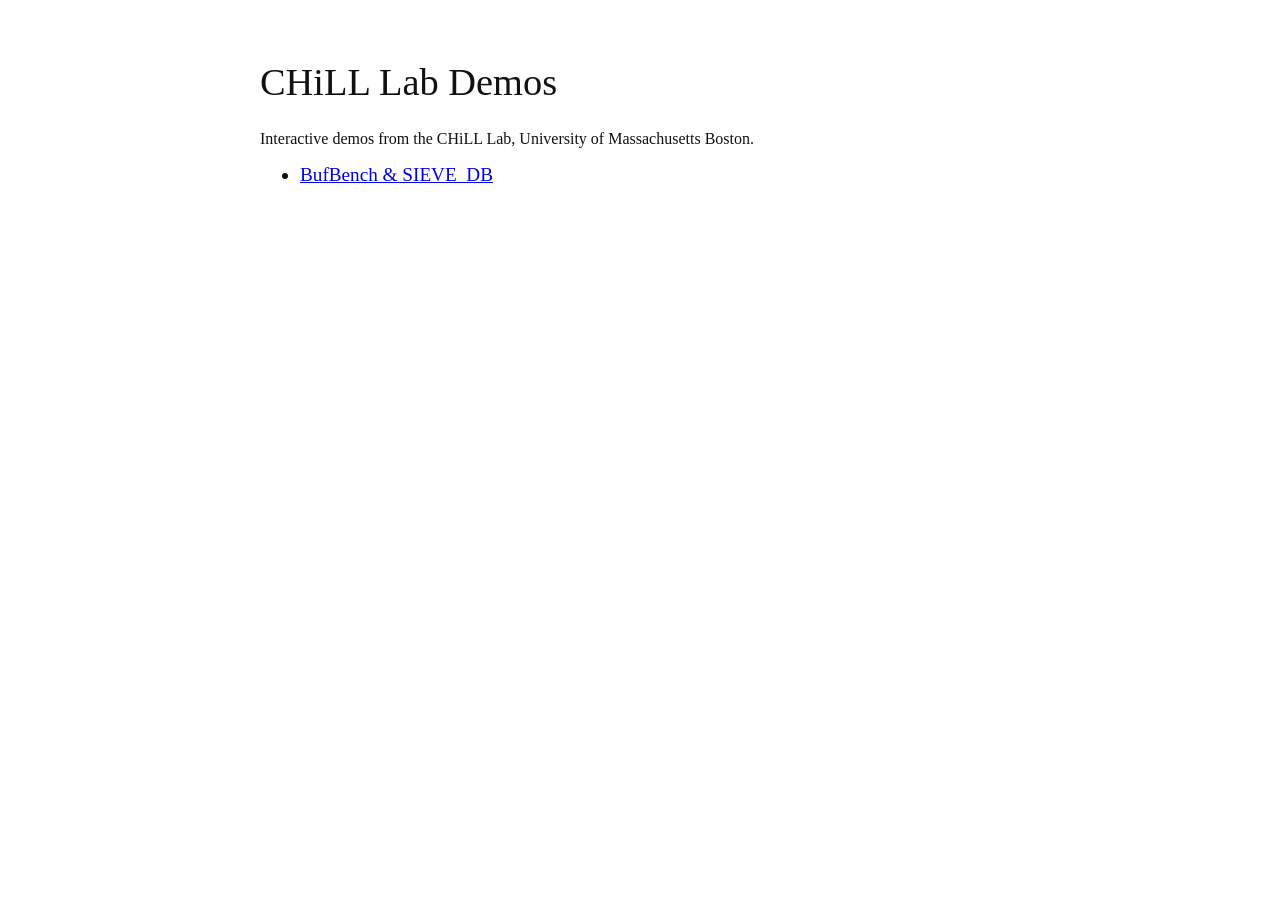
<file: index.html>
<!doctype html>
<html lang="en">
<head>
  <meta charset="utf-8">
  <meta name="viewport" content="width=device-width, initial-scale=1">
  <title>CHiLL Lab Demos</title>
  <style>
    body { font-family: Georgia, serif; max-width: 760px; margin: 60px auto; padding: 0 20px; color: #111; }
    h1 { font-weight: normal; font-size: 2.4rem; }
    li { font-size: 1.2rem; margin: 8px 0; }
  </style>
</head>
<body>
  <h1>CHiLL Lab Demos</h1>
  <p>Interactive demos from the CHiLL Lab, University of Massachusetts Boston.</p>
  <ul>
    <li><a href="BufBench-SIEVE_DB/">BufBench &amp; SIEVE_DB</a></li>
  </ul>
</body>
</html>
</file>
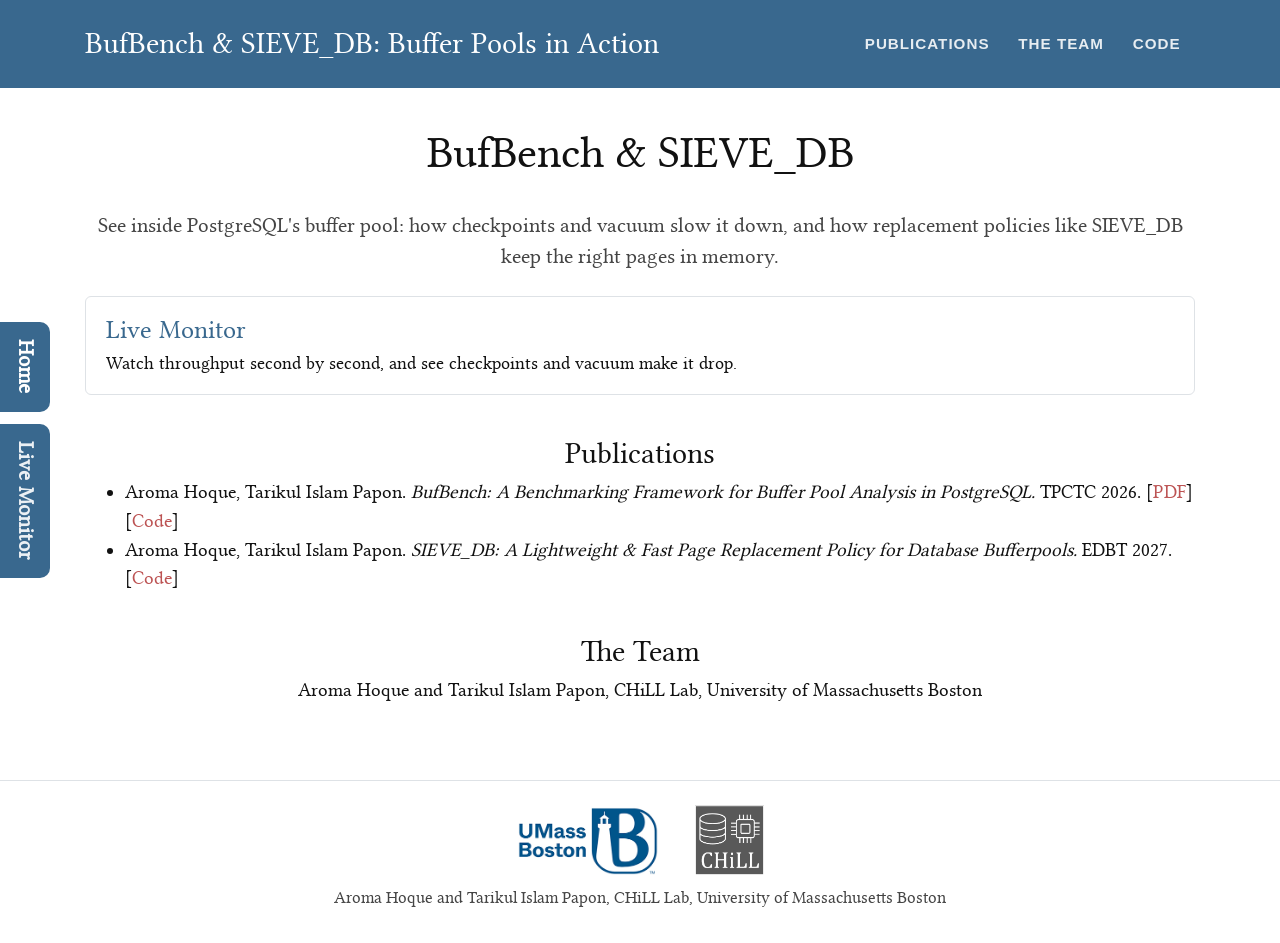
<file: BufBench-SIEVE_DB/index.html>
<!doctype html>
<html lang="en">
<head>
  <meta charset="utf-8">
  <meta name="viewport" content="width=device-width, initial-scale=1">
  <title>BufBench &amp; SIEVE_DB</title>
  <link rel="stylesheet" href="css/bootstrap.min.css">
  <link rel="stylesheet" href="css/style.css">
</head>
<body>
  <section>
    <div class="container">
      <h2 class="section-title">BufBench &amp; SIEVE_DB</h2>
      <p class="lead text-center">
        See inside PostgreSQL's buffer pool: how checkpoints and vacuum slow it down,
        and how replacement policies like SIEVE_DB keep the right pages in memory.
      </p>

      <div class="cards">
        <a class="card-link" href="monitor.html"><h2>Live Monitor</h2><p>Watch throughput second by second, and see checkpoints and vacuum make it drop.</p></a>
      </div>

      <h3 class="sub-title" id="publications">Publications</h3>
      <ul style="font-size:1.2rem">
        <li>Aroma Hoque, Tarikul Islam Papon. <i>BufBench: A Benchmarking Framework for Buffer Pool Analysis in PostgreSQL.</i> TPCTC 2026.
          [<a href="https://aroma058.github.io/TPCTC26_paper_bufbench.pdf">PDF</a>]
          [<a href="https://github.com/chill-umb/BufBench">Code</a>]</li>
        <li>Aroma Hoque, Tarikul Islam Papon. <i>SIEVE_DB: A Lightweight &amp; Fast Page Replacement Policy for Database Bufferpools.</i> EDBT 2027.
          [<a href="https://github.com/chill-umb/SIEVE_DB">Code</a>]</li>
      </ul>

      <h3 class="sub-title" id="team">The Team</h3>
      <p class="text-center">Aroma Hoque and Tarikul Islam Papon, CHiLL Lab, University of Massachusetts Boston</p>
    </div>
  </section>

  <!-- Adds the blue top bar, the side tab and the footer with logos -->
  <script type="module" src="js/nav.js"></script>
</body>
</html>
</file>
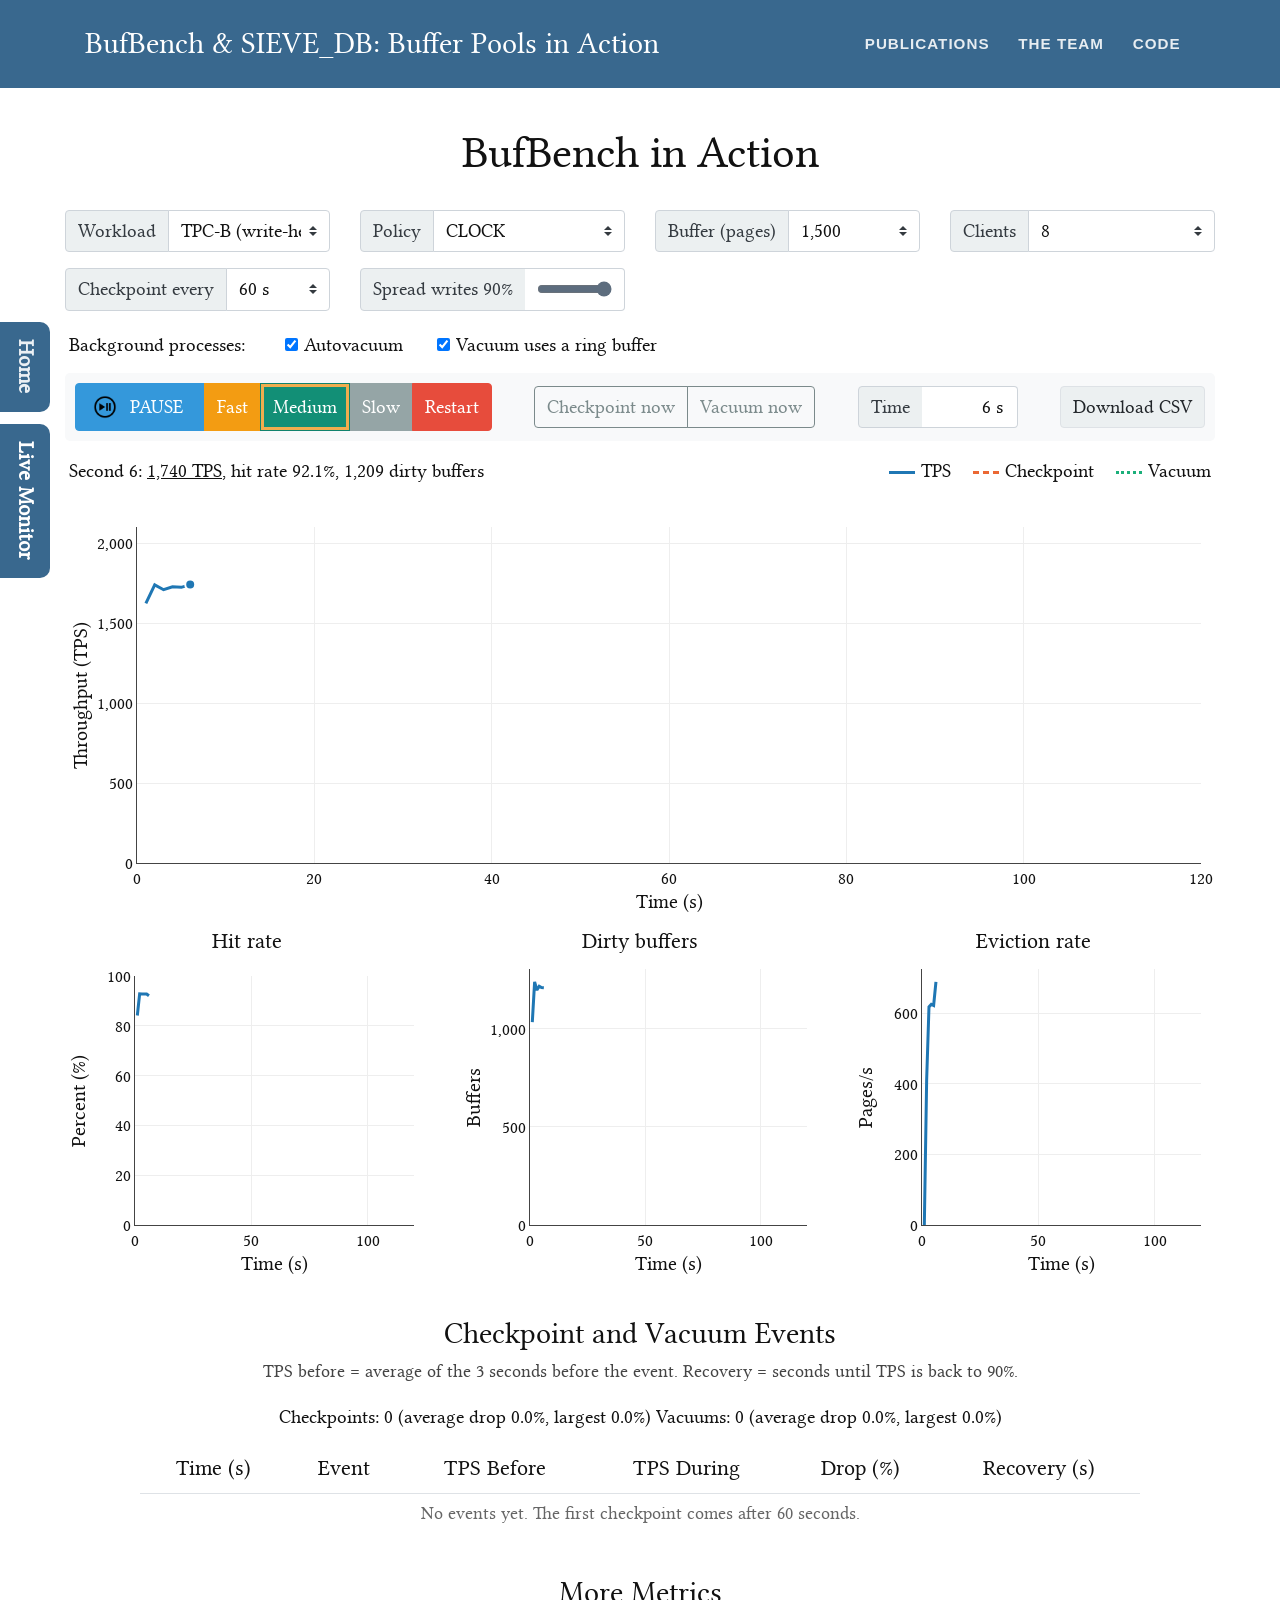
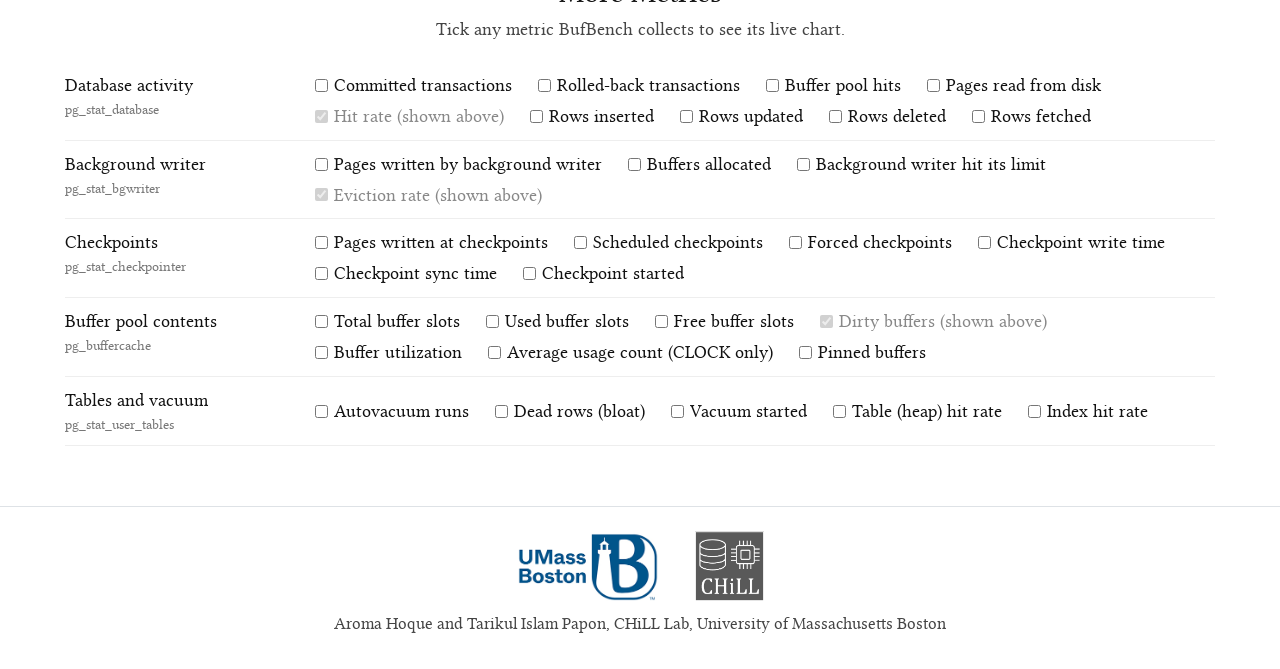
<file: BufBench-SIEVE_DB/monitor.html>
<!doctype html>
<html lang="en">
<head>
  <meta charset="utf-8">
  <meta name="viewport" content="width=device-width, initial-scale=1">
  <title>Live Monitor - BufBench &amp; SIEVE_DB</title>
  <link rel="stylesheet" href="css/bootstrap.min.css">
  <link rel="stylesheet" href="css/style.css">
  <script src="https://cdn.plot.ly/plotly-2.35.2.min.js"></script>
</head>
<body>
  <section>
    <div class="container-fluid" style="max-width: 1500px">
      <h2 class="section-title">BufBench in Action</h2>

      <!-- Settings (like ReStore's input rows) -->
      <div class="row">
        <div class="col-lg-3 col-md-6">
          <div class="input-group mb-3">
            <div class="input-group-prepend"><span class="input-group-text">Workload</span></div>
            <select class="custom-select" id="workload"></select>
          </div>
        </div>
        <div class="col-lg-3 col-md-6">
          <div class="input-group mb-3">
            <div class="input-group-prepend"><span class="input-group-text">Policy</span></div>
            <select class="custom-select" id="policy"></select>
          </div>
        </div>
        <div class="col-lg-3 col-md-6">
          <div class="input-group mb-3">
            <div class="input-group-prepend"><span class="input-group-text">Buffer (pages)</span></div>
            <select class="custom-select" id="buffer">
              <option value="500">500</option><option value="1000">1,000</option>
              <option value="1500" selected>1,500</option><option value="3000">3,000</option>
            </select>
          </div>
        </div>
        <div class="col-lg-3 col-md-6">
          <div class="input-group mb-3">
            <div class="input-group-prepend"><span class="input-group-text">Clients</span></div>
            <select class="custom-select" id="clients"><option>4</option><option selected>8</option><option>16</option></select>
          </div>
        </div>
      </div>

      <div class="row">
        <div class="col-lg-3 col-md-6">
          <div class="input-group mb-3">
            <div class="input-group-prepend"><span class="input-group-text">Checkpoint every</span></div>
            <select class="custom-select" id="ckptTimeout"><option value="30">30 s</option><option value="60" selected>60 s</option><option value="120">120 s</option></select>
          </div>
        </div>
        <div class="col-lg-3 col-md-6">
          <div class="input-group nowrap mb-3">
            <div class="input-group-prepend"><span class="input-group-text" title="checkpoint_completion_target: lower means bursty checkpoints and bigger drops">Spread writes <span id="target-value">&nbsp;90%</span></span></div>
            <div class="range-box"><input type="range" id="target" min="0.1" max="0.9" step="0.1" value="0.9" aria-label="Spread checkpoint writes"></div>
          </div>
        </div>
        <div class="col-lg-3 col-md-6" id="A-box" hidden>
          <div class="input-group mb-3">
            <div class="input-group-prepend"><span class="input-group-text">Protection age A</span></div>
            <select class="custom-select" id="A"><option>1</option><option selected>2</option><option>3</option><option>4</option><option>5</option></select>
          </div>
        </div>
        <div class="col-lg-3 col-md-6" id="scan-box" hidden>
          <div class="input-group mb-3">
            <div class="input-group-prepend"><span class="input-group-text">Scans (%)</span></div>
            <select class="custom-select" id="scanPct"><option value="1">1</option><option value="2" selected>2</option><option value="5">5</option><option value="10">10</option></select>
          </div>
        </div>
      </div>

      <div class="options-line">
        <span class="title">Background processes:</span>
        <label><input type="checkbox" id="autovacuum" checked> Autovacuum</label>
        <label><input type="checkbox" id="ring" checked> Vacuum uses a ring buffer</label>
      </div>

      <!-- Control panel (like ReStore's PLAY / Fast / Medium / Slow bar) -->
      <div id="control-panel-wrapper">
        <div class="btn-group" role="group" aria-label="Playback">
          <button id="play-button" type="button" class="btn btn-info"><img src="img/play_pause.png" alt=""><span id="play-text">PAUSE</span></button>
          <button type="button" class="btn btn-warning" data-speed="10">Fast</button>
          <button type="button" class="btn btn-success active" data-speed="4">Medium</button>
          <button type="button" class="btn btn-secondary" data-speed="1">Slow</button>
          <button id="reset" type="button" class="btn btn-danger">Restart</button>
        </div>
        <div class="btn-group" role="group" aria-label="Background events">
          <button id="ckpt-now" type="button" class="btn btn-outline-dark">Checkpoint now</button>
          <button id="vac-now" type="button" class="btn btn-outline-dark">Vacuum now</button>
        </div>
        <div class="input-group time-box" style="width:auto">
          <div class="input-group-prepend"><span class="input-group-text">Time</span></div>
          <span class="value" id="time">0 s</span>
        </div>
        <button id="download" type="button" class="btn btn-light border">Download CSV</button>
      </div>

      <div class="status-line">
        <span class="now" id="now-line">Starting…</span>
        <span class="key">
          <span><i class="k-tps"></i>TPS</span>
          <span><i class="k-ckpt"></i>Checkpoint</span>
          <span><i class="k-vac"></i>Vacuum</span>
        </span>
      </div>

      <!-- TPS over the last 2 minutes -->
      <div id="chart-tps"></div>

      <!-- Three buffer pool metrics in one row -->
      <div class="row" id="key-charts"></div>

      <!-- Events (like BufBench's interference report) -->
      <h3 class="sub-title">Checkpoint and Vacuum Events</h3>
      <p class="sub-note">TPS before = average of the 3 seconds before the event. Recovery = seconds until TPS is back to 90%.</p>
      <p class="summary-line" id="events-summary"></p>
      <div class="table-scroll">
        <table class="metrics-table">
          <thead><tr><th>Time (s)</th><th>Event</th><th>TPS Before</th><th>TPS During</th><th>Drop (%)</th><th>Recovery (s)</th></tr></thead>
          <tbody id="events-body"></tbody>
        </table>
      </div>

      <!-- Pick any of the 34 metrics -->
      <h3 class="sub-title">More Metrics</h3>
      <p class="sub-note">Tick any metric BufBench collects to see its live chart.</p>
      <div id="picker"></div>
      <div class="row" id="picked-charts"></div>
    </div>
  </section>

  <script type="module" src="js/nav.js"></script>
  <script type="module" src="js/monitor.js"></script>
</body>
</html>
</file>
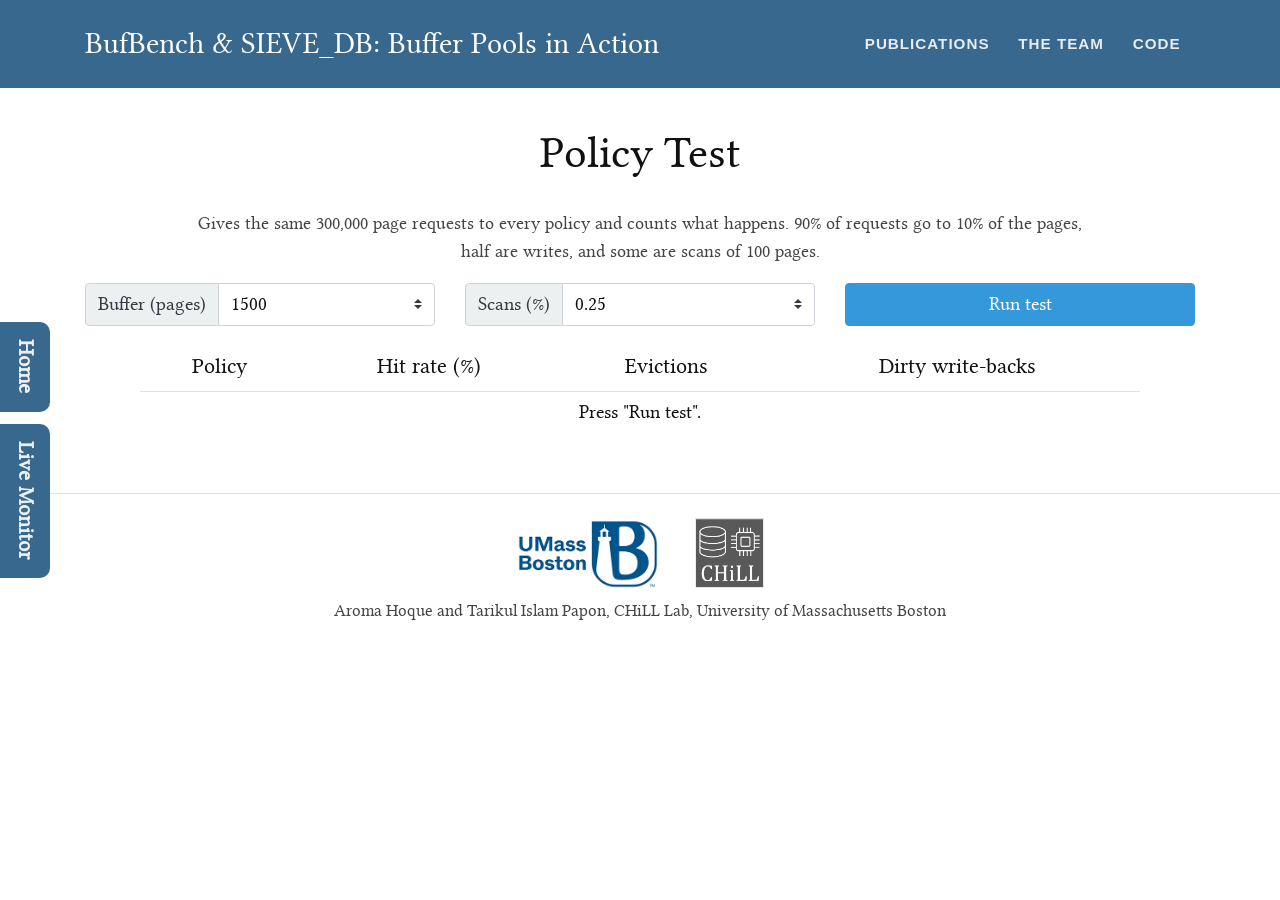
<file: BufBench-SIEVE_DB/test-policies.html>
<!doctype html>
<html lang="en">
<head>
  <meta charset="utf-8">
  <meta name="viewport" content="width=device-width, initial-scale=1">
  <title>Policy test - BufBench &amp; SIEVE_DB</title>
  <link rel="stylesheet" href="css/bootstrap.min.css">
  <link rel="stylesheet" href="css/style.css">
</head>
<body>
  <section>
    <div class="container">
      <h2 class="section-title">Policy Test</h2>
      <p class="sub-note">
        Gives the same 300,000 page requests to every policy and counts what happens.
        90% of requests go to 10% of the pages, half are writes, and some are scans of 100 pages.
      </p>

      <div class="row">
        <div class="col-md-4">
          <div class="input-group mb-3">
            <div class="input-group-prepend"><span class="input-group-text">Buffer (pages)</span></div>
            <select class="custom-select" id="buffer">
              <option>500</option><option selected>1500</option><option>3000</option>
            </select>
          </div>
        </div>
        <div class="col-md-4">
          <div class="input-group mb-3">
            <div class="input-group-prepend"><span class="input-group-text">Scans (%)</span></div>
            <select class="custom-select" id="scans">
              <option>0</option><option selected>0.25</option><option>1</option>
            </select>
          </div>
        </div>
        <div class="col-md-4">
          <button id="run" class="btn btn-info btn-block" style="font-size:1.18rem">Run test</button>
        </div>
      </div>

      <table class="metrics-table">
        <thead><tr><th>Policy</th><th>Hit rate (%)</th><th>Evictions</th><th>Dirty write-backs</th></tr></thead>
        <tbody id="results"><tr><td colspan="4">Press "Run test".</td></tr></tbody>
      </table>
    </div>
  </section>

  <script type="module" src="js/nav.js"></script>
  <script type="module">
    import { POLICY_CLASSES, makePolicy } from "./js/policies/index.js";

    // A simple random number generator with a seed, so every run gives the same requests
    function makeRandom(seed) {
      let s = seed;
      return () => (s = (s * 1664525 + 1013904223) >>> 0) / 4294967296;
    }

    // Make the list of requests: [pageId, isWrite]
    function makeRequests(scanPct) {
      const rnd = makeRandom(42), pages = 20000, requests = [];
      while (requests.length < 300000) {
        if (rnd() < scanPct / 100) {                       // a scan: 100 pages in a row
          const start = Math.floor(rnd() * (pages - 100));
          for (let k = 0; k < 100; k++) requests.push([start + k, false]);
        } else {                                           // one page, 90% go to the hot 10%
          const page = rnd() < 0.9
            ? Math.floor(rnd() * pages * 0.1)
            : Math.floor(pages * 0.1 + rnd() * pages * 0.9);
          requests.push([page, rnd() < 0.5]);
        }
      }
      return requests;
    }

    document.getElementById("run").addEventListener("click", () => {
      const buffer = +document.getElementById("buffer").value;
      const requests = makeRequests(+document.getElementById("scans").value);
      let html = "";
      for (const key of Object.keys(POLICY_CLASSES)) {
        const p = makePolicy(key, buffer);
        let hits = 0, evictions = 0, writeBacks = 0;
        for (const [page, isWrite] of requests) {
          const r = p.access(page, isWrite);
          if (r.hit) hits++;
          if (r.evicted !== null) evictions++;
          if (r.wroteBack) writeBacks++;
        }
        html += `<tr><td>${p.name}</td><td>${(100 * hits / requests.length).toFixed(2)}</td>
                 <td>${evictions.toLocaleString()}</td><td>${writeBacks.toLocaleString()}</td></tr>`;
      }
      document.getElementById("results").innerHTML = html;
    });
  </script>
</body>
</html>
</file>
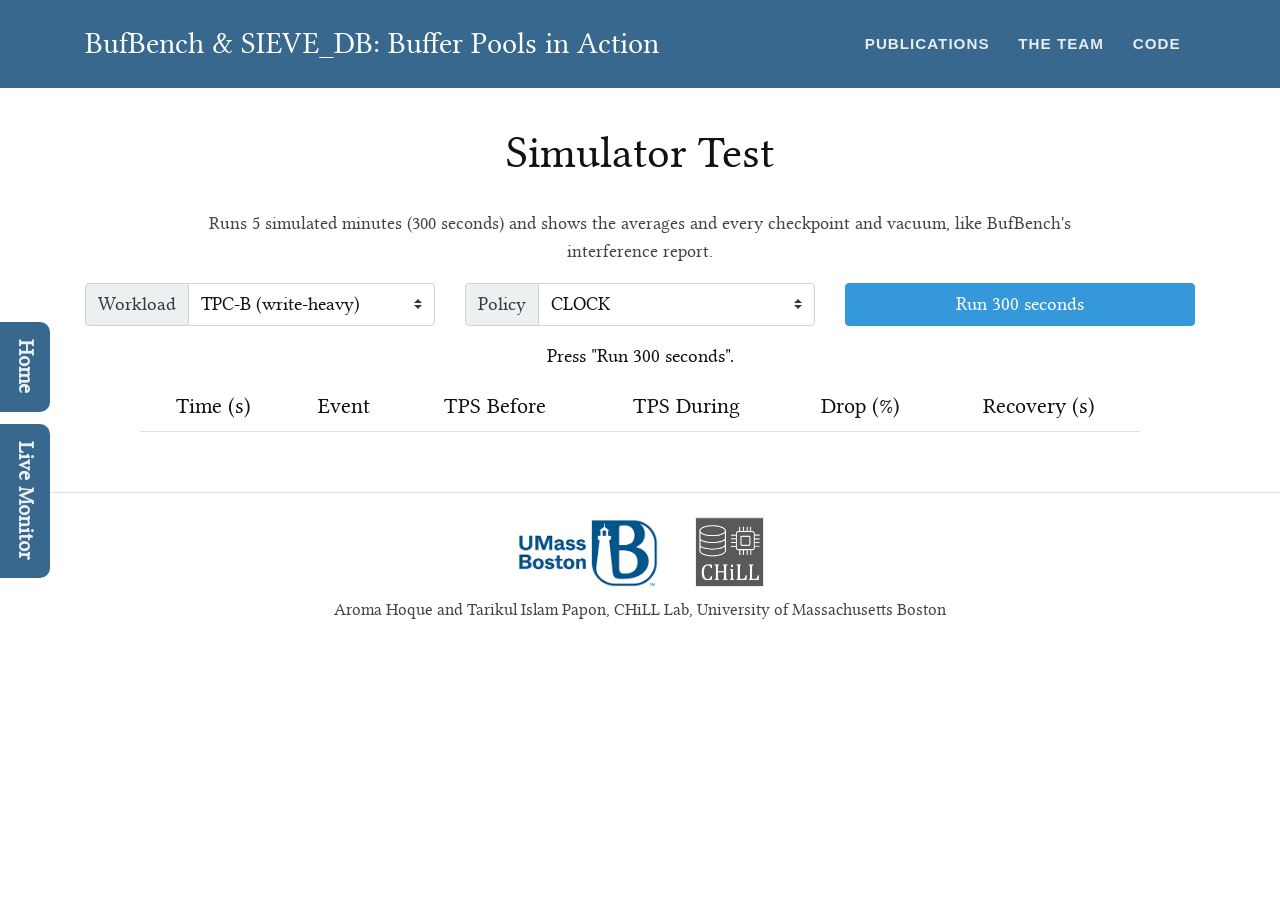
<file: BufBench-SIEVE_DB/test-simulator.html>
<!doctype html>
<html lang="en">
<head>
  <meta charset="utf-8">
  <meta name="viewport" content="width=device-width, initial-scale=1">
  <title>Simulator test - BufBench &amp; SIEVE_DB</title>
  <link rel="stylesheet" href="css/bootstrap.min.css">
  <link rel="stylesheet" href="css/style.css">
</head>
<body>
  <section>
    <div class="container">
      <h2 class="section-title">Simulator Test</h2>
      <p class="sub-note">
        Runs 5 simulated minutes (300 seconds) and shows the averages and every checkpoint and vacuum,
        like BufBench's interference report.
      </p>

      <div class="row">
        <div class="col-md-4">
          <div class="input-group mb-3">
            <div class="input-group-prepend"><span class="input-group-text">Workload</span></div>
            <select class="custom-select" id="workload"></select>
          </div>
        </div>
        <div class="col-md-4">
          <div class="input-group mb-3">
            <div class="input-group-prepend"><span class="input-group-text">Policy</span></div>
            <select class="custom-select" id="policy">
              <option value="clock">CLOCK</option><option value="lru">LRU</option>
              <option value="cflru">CFLRU</option><option value="lruwsr">LRU-WSR</option>
              <option value="sieve">SIEVE</option><option value="sieve_db">SIEVE_DB</option>
            </select>
          </div>
        </div>
        <div class="col-md-4">
          <button id="run" class="btn btn-info btn-block" style="font-size:1.18rem">Run 300 seconds</button>
        </div>
      </div>

      <p class="summary-line" id="summary">Press "Run 300 seconds".</p>

      <table class="metrics-table">
        <thead><tr><th>Time (s)</th><th>Event</th><th>TPS Before</th><th>TPS During</th><th>Drop (%)</th><th>Recovery (s)</th></tr></thead>
        <tbody id="events"></tbody>
      </table>
    </div>
  </section>

  <script type="module" src="js/nav.js"></script>
  <script type="module">
    import { Simulator } from "./js/simulator.js";
    import { InterferenceAnalyzer } from "./js/interference.js";
    import { WORKLOADS } from "./js/workload.js";
    import { METRICS } from "./js/metrics.js";

    const $ = (id) => document.getElementById(id);
    $("workload").innerHTML = Object.entries(WORKLOADS)
      .map(([key, w]) => `<option value="${key}">${w.label}</option>`).join("");

    $("run").addEventListener("click", () => {
      const sim = new Simulator({ workload: $("workload").value, policy: $("policy").value });
      const analyzer = new InterferenceAnalyzer();
      const rows = [];
      for (let i = 0; i < 300; i++) {
        const row = sim.tick();          // one simulated second
        rows.push(row);
        analyzer.add(row);
      }

      // Check: every row must have all 34 BufBench metrics
      const missing = METRICS.map((m) => m.name).filter((n) => !(n in rows[0]));

      const after = rows.slice(30);      // skip the first 30 s while the buffer fills up
      const avg = (name) => after.reduce((sum, r) => sum + r[name], 0) / after.length;
      const last = rows[rows.length - 1];
      $("summary").innerHTML =
        `Average TPS: <b>${Math.round(avg("tps")).toLocaleString()}</b> &nbsp; ` +
        `Hit rate: <b>${avg("hit_rate_pct").toFixed(1)}%</b> &nbsp; ` +
        `Checkpoints: <b>${last.num_timed + last.num_requested}</b> &nbsp; ` +
        `Vacuums: <b>${last.autovacuum_count}</b> &nbsp; ` +
        `Metrics per row: <b>${Object.keys(last).length}</b>` +
        (missing.length ? ` &nbsp; <span style="color:red">Missing: ${missing.join(", ")}</span>` : "");

      $("events").innerHTML = analyzer.events.map((e) => `
        <tr><td>${e.time}</td><td>${e.type === "checkpoint" ? "Checkpoint" : "Vacuum"}</td>
        <td>${Math.round(e.before).toLocaleString()}</td><td>${e.during.toLocaleString()}</td>
        <td>${e.drop.toFixed(1)}</td><td>${e.recovery ?? "…"}</td></tr>`).join("");
    });
  </script>
</body>
</html>
</file>
<file: BufBench-SIEVE_DB/css/style.css>
/* Styles for the BufBench-SIEVE_DB demo.
   Same look as the ACE and ReStore demos (BU-DiSC/disc-projects.bu.edu):
   Bootstrap 4, the Linux Libertine font, a blue top bar and blue side tabs. */

@font-face {
  font-family: 'Linux Libertine';
  src: url('LinLibertine_R.ttf') format('truetype');
  font-weight: normal;
  font-style: normal;
}

:root {
  --blue: #39688e;            /* top bar and side tabs (same as ReStore) */
  --series-tps: #1f77b4;      /* TPS line */
  --event-checkpoint: #eb6834;/* checkpoint lines (orange) */
  --event-vacuum: #1baf7a;    /* vacuum lines (aqua) */
}

[hidden] { display: none !important; }
body { font-family: 'Linux Libertine', serif; color: #111; background: #fff; padding-top: 86px; }
p { font-size: 1.2rem; }
a:hover { text-decoration: none; }

/* ---- Top bar ---- */
.navbar { background-color: var(--blue) !important; }
.navbar-brand { font-size: 1.9rem; color: #fff !important; white-space: normal; }
.navbar .nav-link { color: rgba(255, 255, 255, .88) !important; letter-spacing: 1px; text-transform: uppercase;
  font-family: Montserrat, "Helvetica Neue", Helvetica, Arial, sans-serif; font-weight: 700; font-size: .95rem; padding: .5rem .9rem !important; }
.navbar .nav-link:hover { color: #fff !important; }
.navbar .navbar-nav { flex-direction: row; flex-wrap: wrap; }

/* ---- Side tabs (Home / Background / Live Monitor) ---- */
#left-sidebar { position: fixed; left: 0; top: 50%; transform: translateY(-50%); z-index: 1020;
  display: flex; flex-direction: column; gap: 12px; }
#left-sidebar a { display: block; background: var(--blue); color: rgba(255, 255, 255, .9); writing-mode: vertical-rl;
  text-align: center; font-size: 1.4rem; font-weight: bold; padding: 18px 8px; border-radius: 0 10px 10px 0; text-decoration: none; }
#left-sidebar a:hover, #left-sidebar a.active { color: #fff; background: #39688e; }
@media (max-width: 991px) { #left-sidebar { display: none; } }

/* ---- Page sections ---- */
section { padding: 30px 50px; }
@media (max-width: 767px) { section { padding: 24px 12px; } body { padding-top: 120px; } }
.section-title { font-size: 3em; text-align: center; margin: 10px 0 30px; }
.section-title a { color: #111; }
.sub-title { font-size: 1.9rem; text-align: center; margin: 40px 0 6px; }
.sub-note { text-align: center; color: #444; font-size: 1.15rem; max-width: 900px; margin: 0 auto 18px; }
.lead { font-size: 1.3rem; color: #444; }

/* ---- Inputs, like ReStore ---- */
.input-group-text { font-weight: 400; color: #343a40; background-color: #ecf0f1; font-size: 1.18rem; }
.form-control, .custom-select { font-family: 'Linux Libertine', serif; font-size: 1.18rem; color: #111; height: auto; }
.input-group > .form-control:focus, .custom-select:focus { box-shadow: 0 0 0 .1rem rgba(44, 62, 80, .25); }
.input-group.nowrap { flex-wrap: nowrap; }
.input-group .range-box { flex: 1 1 auto; min-width: 0; display: flex; align-items: center; border: 1px solid #ced4da; border-left: 0;
  padding: 0 12px; background: #fff; border-radius: 0 .25rem .25rem 0; }
.input-group .range-box input { width: 100%; accent-color: #5D6D7E; }
.options-line { display: flex; flex-wrap: wrap; align-items: center; gap: 6px 34px; font-size: 1.18rem; margin: 4px 0 14px 4px; }
.options-line label { margin: 0; display: inline-flex; align-items: center; gap: 6px; cursor: pointer; }
.options-line .title { margin-right: 6px; }

/* ---- Control panel, like ReStore ---- */
#control-panel-wrapper { display: flex; flex-wrap: wrap; gap: 10px 16px; align-items: center; justify-content: space-between;
  background: #f8f9fa; border-radius: 5px; padding: 10px; margin: 6px 0 16px; font-size: 1.18rem; }
#control-panel-wrapper .btn { font-family: 'Linux Libertine', serif; font-size: 1.18rem; }
#play-button { display: inline-flex; align-items: center; gap: 8px; min-width: 130px; }
#play-button img { width: 34px; height: 34px; }
.btn-group .btn.active { box-shadow: inset 0 0 0 3px #f0ad4e !important; }
.time-box .value { background: #fff; border: 1px solid #ced4da; border-left: 0; padding: 6px 14px; min-width: 96px; text-align: right;
  font-variant-numeric: tabular-nums; border-radius: 0 .25rem .25rem 0; }

/* Line under the control panel: current values and the key */
.status-line { display: flex; flex-wrap: wrap; justify-content: space-between; gap: 8px 24px; font-size: 1.18rem; margin: 0 4px 8px; }
.status-line .now span { text-decoration: underline; }
.key { display: flex; flex-wrap: wrap; gap: 6px 22px; }
.key i { display: inline-block; width: 26px; vertical-align: middle; margin-right: 6px; border-top: 3px solid; }
.key .k-tps { border-color: var(--series-tps); }
.key .k-ckpt { border-top-style: dashed; border-color: var(--event-checkpoint); }
.key .k-vac { border-top-style: dotted; border-color: var(--event-vacuum); }

/* ---- Charts ---- */
#chart-tps { height: 420px; }
.plot { height: 320px; }
.chart-col { min-width: 0; margin-top: 16px; }
.chart-title { text-align: center; font-size: 1.35rem; margin: 0; }

/* ---- Events table, like ReStore's "Performance Metrics" table ---- */
.metrics-table { width: 100%; max-width: 1000px; margin: 0 auto; font-size: 1.2rem; text-align: center; }
.metrics-table th { font-size: 1.4rem; font-weight: 400; padding: 8px 12px; border-bottom: 1px solid #dee2e6;
  position: sticky; top: 0; background: #fff; }
.metrics-table td { padding: 6px 12px; font-variant-numeric: tabular-nums; }
.metrics-table tbody tr:nth-child(even) { background: #f8f9fa; }
.table-scroll { max-height: 340px; overflow-y: auto; }
.mark { display: inline-block; width: 22px; vertical-align: middle; margin-right: 8px; border-top: 3px dashed var(--event-checkpoint); }
.mark.vac { border-top-style: dotted; border-color: var(--event-vacuum); }
.summary-line { text-align: center; font-size: 1.18rem; margin-bottom: 12px; }

/* ---- Metric picker ---- */
#picker { max-width: 1200px; margin: 0 auto; }
.picker-group { display: grid; grid-template-columns: 230px minmax(0, 1fr); gap: 4px 20px; font-size: 1.12rem;
  padding: 10px 0; border-bottom: 1px solid #eee; }
.picker-group .items { display: flex; flex-wrap: wrap; gap: 4px 26px; }
@media (max-width: 767px) { .picker-group { grid-template-columns: 1fr; } }
.picker-group .group-name small { display: block; color: #777; font-size: .9rem; }
.picker-group label { margin: 0; display: inline-flex; align-items: center; gap: 6px; cursor: pointer; }
.picker-group .fixed { color: #888; cursor: default; }
.empty { color: #666; text-align: center; font-size: 1.15rem; padding: 14px 0; }

/* ---- Home page cards ---- */
.cards { display: grid; grid-template-columns: repeat(auto-fit, minmax(240px, 1fr)); gap: 20px; margin: 24px 0; }
.card-link { display: block; border: 1px solid #dee2e6; border-radius: 6px; padding: 18px 20px; color: #111; }
.card-link:hover { border-color: var(--blue); color: #111; }
.card-link h2 { font-size: 1.6rem; color: var(--blue); margin-bottom: 4px; }
.card-link p { margin: 0; font-size: 1.1rem; }

/* ---- Footer with logos, like ACE ---- */
.site-footer { border-top: 1px solid #dee2e6; padding: 24px 12px 30px; margin-top: 30px; text-align: center; }
.site-footer .logos { display: flex; justify-content: center; align-items: center; gap: 36px; margin-bottom: 10px; }
.site-footer .logos img { height: 70px; width: auto; }
.site-footer p { font-size: 1.05rem; margin: 2px 0; color: #444; text-align: center; }
</file>
